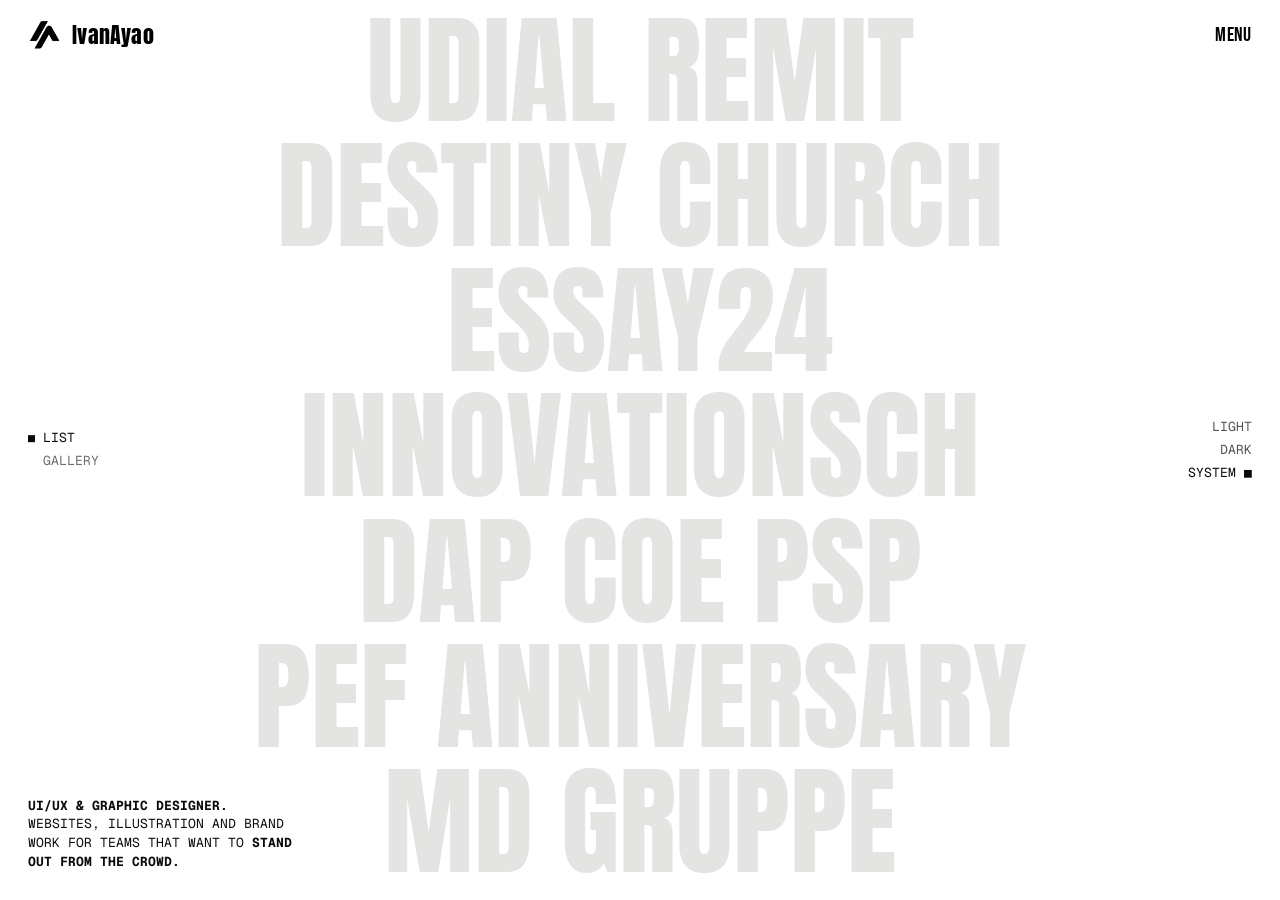
<file: index.html>
<!doctype html>
<html lang="en">
<head>
  <meta charset="utf-8">
  <meta name="viewport" content="width=device-width, initial-scale=1">
  <title>IvanAyao — Creative Studio</title>
  <meta name="description" content="IvanAyao is a small creative studio building brands that climb higher and stand out.">
  <link rel="icon" href="assets/logo.png">
  <script>try{var t=localStorage.getItem("theme");if(t==="light"||t==="dark")document.documentElement.dataset.theme=t}catch(e){}</script>
  <link rel="preconnect" href="https://fonts.googleapis.com">
  <link rel="preconnect" href="https://fonts.gstatic.com" crossorigin>
  <link href="https://fonts.googleapis.com/css2?family=Anton&family=Bebas+Neue&family=Geist+Mono:wght@400;700&display=swap" rel="stylesheet">
  <link rel="stylesheet" href="css/style.css">
</head>
<body data-page="home">
  <div class="curtain"><img src="assets/logo.png" alt=""></div>

  <div class="page" id="page">
    <main class="home" id="home" data-view="list">
      <p class="home-tagline" data-tagline data-reveal></p>

      <div class="view-switch" role="group" aria-label="Layout" data-reveal="fade">
        <button type="button" data-view="list" aria-pressed="true">LIST</button>
        <button type="button" data-view="gallery" aria-pressed="false">GALLERY</button>
      </div>

      <div class="theme-switch home-theme" role="group" aria-label="Colour theme" data-reveal="fade">
        <button type="button" data-theme="light">LIGHT</button>
        <button type="button" data-theme="dark">DARK</button>
        <button type="button" data-theme="system">SYSTEM</button>
      </div>

      <!-- List view: titles first, imagery on hover -->
      <nav class="work-rows" id="work-rows" aria-label="Projects"></nav>

      <!-- Gallery view: image cards (also used on touch devices) -->
      <div class="work-gallery">
        <div></div>
        <div class="home-list" id="work-list"></div>
      </div>
    </main>
  </div>

  <script src="js/data.js"></script>
  <script src="js/main.js"></script>
</body>
</html>
</file>
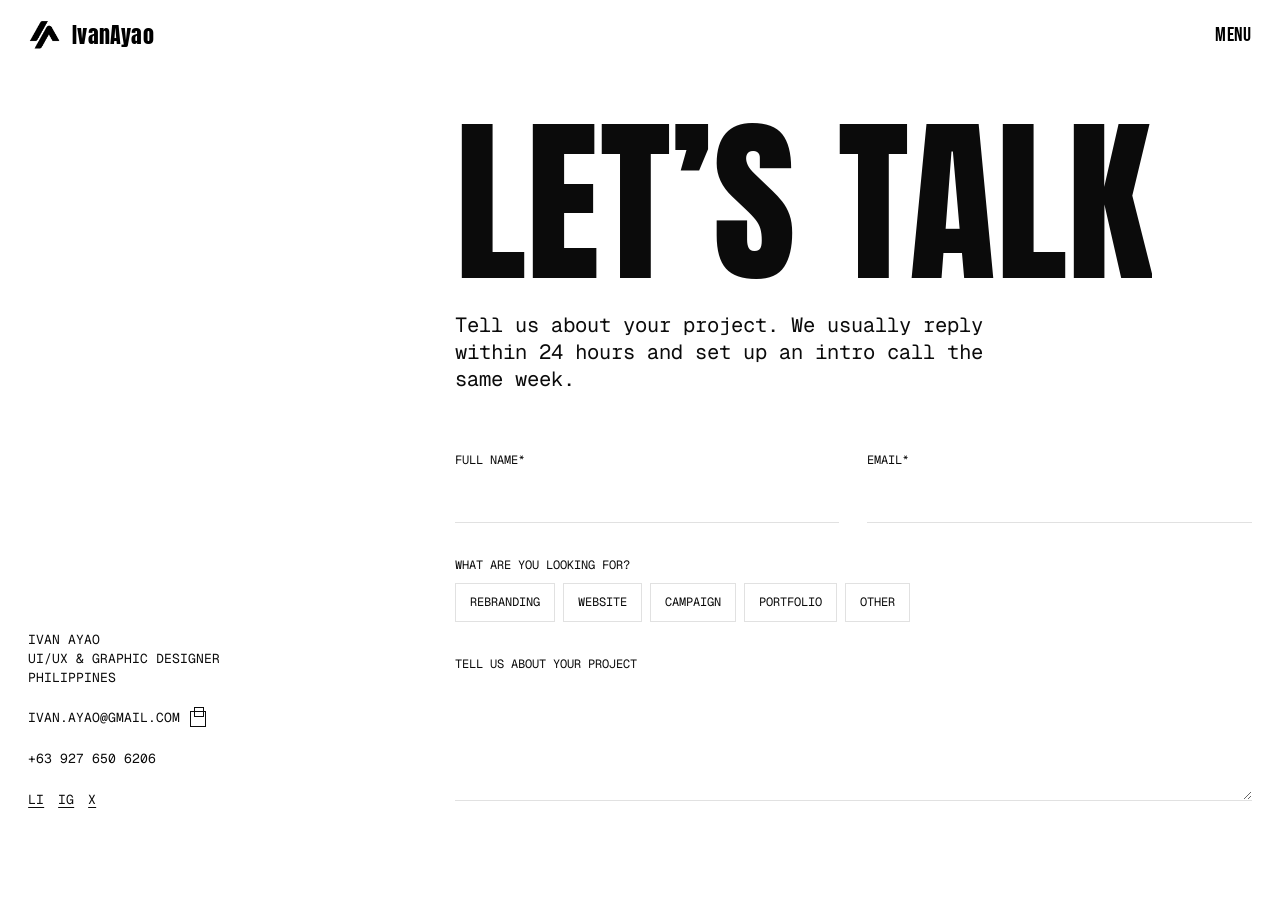
<file: contact.html>
<!doctype html>
<html lang="en">
<head>
  <meta charset="utf-8">
  <meta name="viewport" content="width=device-width, initial-scale=1">
  <title>Contact — IvanAyao</title>
  <link rel="icon" href="assets/logo.png">
  <script>try{var t=localStorage.getItem("theme");if(t==="light"||t==="dark")document.documentElement.dataset.theme=t}catch(e){}</script>
  <link rel="preconnect" href="https://fonts.googleapis.com">
  <link rel="preconnect" href="https://fonts.gstatic.com" crossorigin>
  <link href="https://fonts.googleapis.com/css2?family=Anton&family=Bebas+Neue&family=Geist+Mono:wght@400;700&display=swap" rel="stylesheet">
  <link rel="stylesheet" href="css/style.css">
</head>
<body data-page="contact">
  <div class="curtain"><img src="assets/logo.png" alt=""></div>

  <div class="page" id="page">
    <main>
      <section class="c-layout">
        <aside><div class="c-side" data-contact-info data-reveal></div></aside>

        <div class="c-main">
          <h1 class="display" data-split="chars">LET’S TALK</h1>
          <p class="intro" data-reveal>Tell us about your project. We usually reply within 24 hours and set up an intro call the same week.</p>

          <form class="form" id="contact-form" novalidate>
            <div class="two" data-reveal>
              <div class="field">
                <label for="f-name">FULL NAME*</label>
                <input id="f-name" name="name" type="text" autocomplete="name" required>
                <span class="bar"></span>
              </div>
              <div class="field">
                <label for="f-email">EMAIL*</label>
                <input id="f-email" name="email" type="email" autocomplete="email" required>
                <span class="bar"></span>
              </div>
            </div>

            <fieldset class="field" data-reveal>
              <legend>WHAT ARE YOU LOOKING FOR?</legend>
              <div class="chips" style="margin-top:8px">
                <label class="chip"><input type="checkbox" name="service" value="rebranding"><span>REBRANDING</span></label>
                <label class="chip"><input type="checkbox" name="service" value="website"><span>WEBSITE</span></label>
                <label class="chip"><input type="checkbox" name="service" value="campaign"><span>CAMPAIGN</span></label>
                <label class="chip"><input type="checkbox" name="service" value="portfolio"><span>PORTFOLIO</span></label>
                <label class="chip"><input type="checkbox" name="service" value="other"><span>OTHER</span></label>
              </div>
            </fieldset>

            <div class="field" data-reveal>
              <label for="f-msg">TELL US ABOUT YOUR PROJECT</label>
              <textarea id="f-msg" name="message" rows="4"></textarea>
              <span class="bar"></span>
            </div>

            <fieldset class="field" data-reveal>
              <legend>WHAT IS YOUR BUDGET RANGE?</legend>
              <div class="chips" style="margin-top:8px">
                <label class="chip"><input type="radio" name="budget" value="5-10k"><span>$5,000 – $10,000</span></label>
                <label class="chip"><input type="radio" name="budget" value="10-20k"><span>$10,000 – $20,000</span></label>
                <label class="chip"><input type="radio" name="budget" value="20k+"><span>$20,000+</span></label>
              </div>
            </fieldset>

            <div class="field" data-reveal>
              <label for="f-source">HOW DID YOU FIND US?</label>
              <select id="f-source" name="source">
                <option value="">SELECT…</option>
                <option>Referral</option>
                <option>Instagram</option>
                <option>LinkedIn</option>
                <option>Search</option>
                <option>Awards site</option>
                <option>Other</option>
              </select>
              <span class="bar"></span>
            </div>

            <div data-reveal>
              <button class="btn roll" type="submit"><span data-roll="Send Inquiry">Send Inquiry</span><span class="arrow">→</span></button>
            </div>

            <div class="form-ok" role="status">
              <h3>THANK YOU.</h3>
              <p>WE’VE RECEIVED YOUR MESSAGE AND WILL BE IN TOUCH WITHIN 24 HOURS.</p>
            </div>
          </form>
        </div>
      </section>

      <section class="section faq">
        <h2 class="section-title" data-split="lines">QUESTIONS,<br>ANSWERED</h2>
        <div data-faq></div>
      </section>

      <section class="section teaser" id="teaser"></section>
    </main>
  </div>

  <script src="js/data.js"></script>
  <script src="js/main.js"></script>
</body>
</html>
</file>
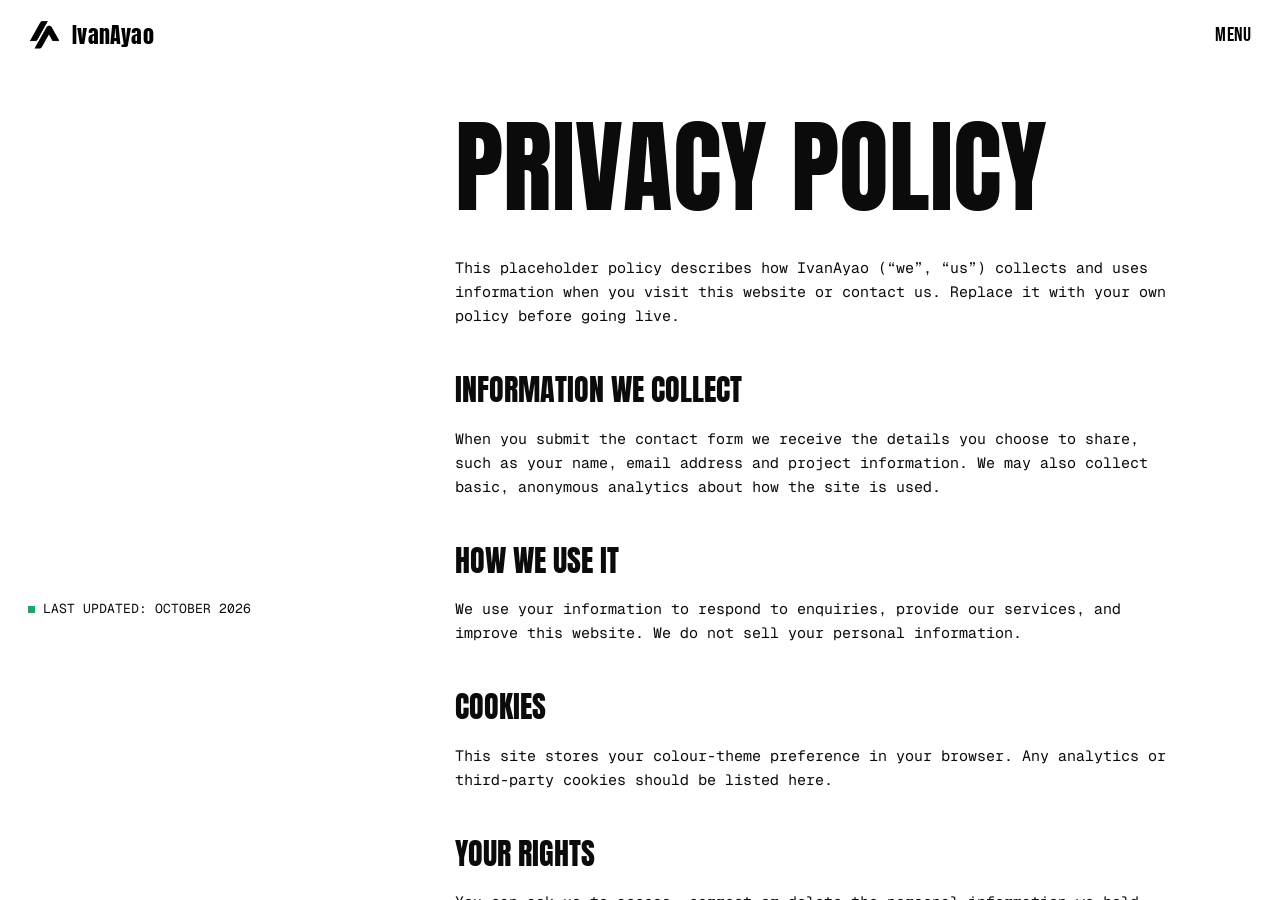
<file: privacy.html>
<!doctype html>
<html lang="en">
<head>
  <meta charset="utf-8">
  <meta name="viewport" content="width=device-width, initial-scale=1">
  <title>Privacy Policy — IvanAyao</title>
  <link rel="icon" href="assets/logo.png">
  <script>try{var t=localStorage.getItem("theme");if(t==="light"||t==="dark")document.documentElement.dataset.theme=t}catch(e){}</script>
  <link rel="preconnect" href="https://fonts.googleapis.com">
  <link rel="preconnect" href="https://fonts.gstatic.com" crossorigin>
  <link href="https://fonts.googleapis.com/css2?family=Anton&family=Bebas+Neue&family=Geist+Mono:wght@400;700&display=swap" rel="stylesheet">
  <link rel="stylesheet" href="css/style.css">
</head>
<body data-page="legal">
  <div class="curtain"><img src="assets/logo.png" alt=""></div>

  <div class="page" id="page">
    <main class="legal">
      <p class="eyebrow" data-reveal>LAST UPDATED: OCTOBER 2026</p>
      <div>
        <h1 class="display" data-split="chars">PRIVACY POLICY</h1>
        <!-- Placeholder text — replace with a policy reviewed for your business and jurisdiction. -->
        <div class="content" data-reveal>
          <p>This placeholder policy describes how IvanAyao (“we”, “us”) collects and uses information when you visit this website or contact us. Replace it with your own policy before going live.</p>
          <h2>Information we collect</h2>
          <p>When you submit the contact form we receive the details you choose to share, such as your name, email address and project information. We may also collect basic, anonymous analytics about how the site is used.</p>
          <h2>How we use it</h2>
          <p>We use your information to respond to enquiries, provide our services, and improve this website. We do not sell your personal information.</p>
          <h2>Cookies</h2>
          <p>This site stores your colour-theme preference in your browser. Any analytics or third-party cookies should be listed here.</p>
          <h2>Your rights</h2>
          <p>You can ask us to access, correct or delete the personal information we hold about you by contacting us at the email address in the footer.</p>
          <h2>Contact</h2>
          <p>Questions about this policy can be sent to the studio email address listed below.</p>
        </div>
      </div>
    </main>
  </div>

  <script src="js/data.js"></script>
  <script src="js/main.js"></script>
</body>
</html>
</file>
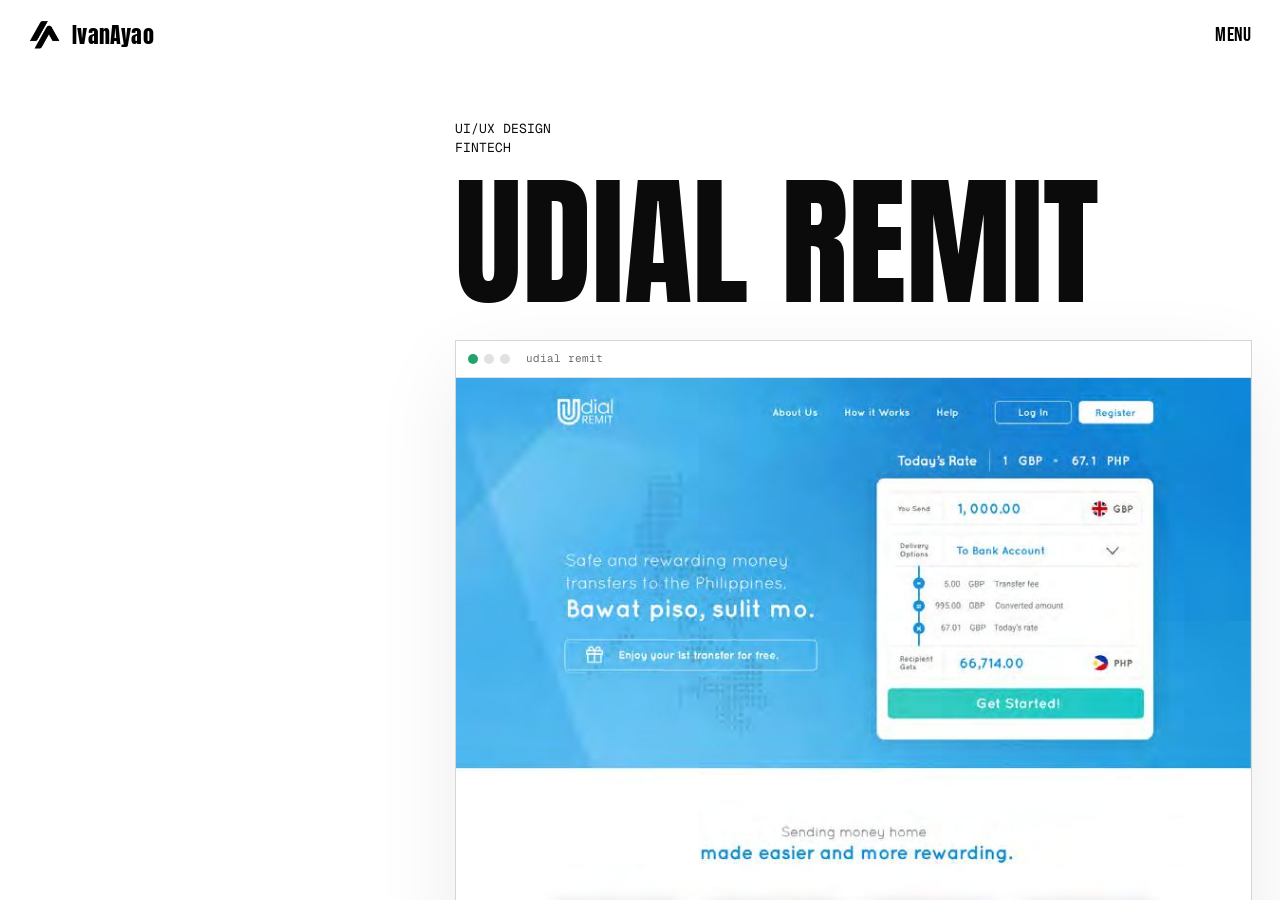
<file: project.html>
<!doctype html>
<html lang="en">
<head>
  <meta charset="utf-8">
  <meta name="viewport" content="width=device-width, initial-scale=1">
  <title>Project — IvanAyao</title>
  <link rel="icon" href="assets/logo.png">
  <script>try{var t=localStorage.getItem("theme");if(t==="light"||t==="dark")document.documentElement.dataset.theme=t}catch(e){}</script>
  <link rel="preconnect" href="https://fonts.googleapis.com">
  <link rel="preconnect" href="https://fonts.gstatic.com" crossorigin>
  <link href="https://fonts.googleapis.com/css2?family=Anton&family=Bebas+Neue&family=Geist+Mono:wght@400;700&display=swap" rel="stylesheet">
  <link rel="stylesheet" href="css/style.css">
</head>
<body data-page="project">
  <div class="curtain"><img src="assets/logo.png" alt=""></div>

  <div class="page" id="page">
    <!-- Rendered from js/data.js (PROJECTS) based on ?slug= -->
    <main id="app"></main>
  </div>

  <script src="js/data.js"></script>
  <script src="js/main.js"></script>
</body>
</html>
</file>
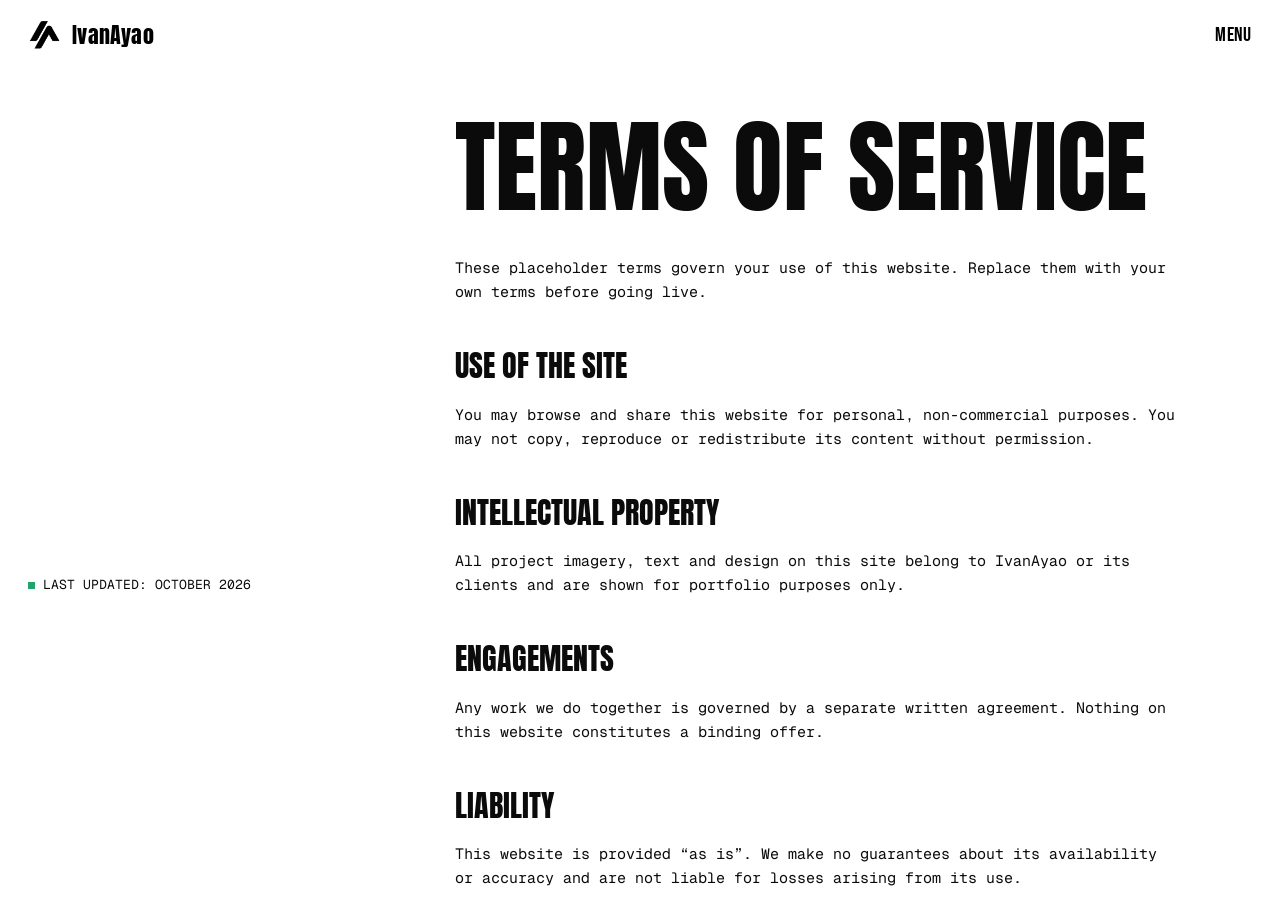
<file: terms.html>
<!doctype html>
<html lang="en">
<head>
  <meta charset="utf-8">
  <meta name="viewport" content="width=device-width, initial-scale=1">
  <title>Terms of Service — IvanAyao</title>
  <link rel="icon" href="assets/logo.png">
  <script>try{var t=localStorage.getItem("theme");if(t==="light"||t==="dark")document.documentElement.dataset.theme=t}catch(e){}</script>
  <link rel="preconnect" href="https://fonts.googleapis.com">
  <link rel="preconnect" href="https://fonts.gstatic.com" crossorigin>
  <link href="https://fonts.googleapis.com/css2?family=Anton&family=Bebas+Neue&family=Geist+Mono:wght@400;700&display=swap" rel="stylesheet">
  <link rel="stylesheet" href="css/style.css">
</head>
<body data-page="legal">
  <div class="curtain"><img src="assets/logo.png" alt=""></div>

  <div class="page" id="page">
    <main class="legal">
      <p class="eyebrow" data-reveal>LAST UPDATED: OCTOBER 2026</p>
      <div>
        <h1 class="display" data-split="chars">TERMS OF SERVICE</h1>
        <!-- Placeholder text — replace with terms reviewed for your business and jurisdiction. -->
        <div class="content" data-reveal>
          <p>These placeholder terms govern your use of this website. Replace them with your own terms before going live.</p>
          <h2>Use of the site</h2>
          <p>You may browse and share this website for personal, non-commercial purposes. You may not copy, reproduce or redistribute its content without permission.</p>
          <h2>Intellectual property</h2>
          <p>All project imagery, text and design on this site belong to IvanAyao or its clients and are shown for portfolio purposes only.</p>
          <h2>Engagements</h2>
          <p>Any work we do together is governed by a separate written agreement. Nothing on this website constitutes a binding offer.</p>
          <h2>Liability</h2>
          <p>This website is provided “as is”. We make no guarantees about its availability or accuracy and are not liable for losses arising from its use.</p>
          <h2>Changes</h2>
          <p>We may update these terms from time to time. The date at the top of this page shows when they last changed.</p>
        </div>
      </div>
    </main>
  </div>

  <script src="js/data.js"></script>
  <script src="js/main.js"></script>
</body>
</html>
</file>
<file: css/style.css>
/* ==========================================================================
   IVANAYAO — base stylesheet
   Fonts: Anton (display), Bebas Neue (labels), Geist Mono (body)
   ========================================================================== */

:root {
  --bg: #ffffff;
  --fg: #0b0b0b;
  --muted: #6d6d6d;
  --line: rgba(11, 11, 11, 0.12);
  --soft: #f2f2f0;
  --accent: #22a36b;
  --accent-ink: #ffffff;
  --menu-bg: #0b0b0b;
  --menu-fg: #ffffff;
  --footer-bg: #0b0b0b;
  --footer-fg: #f2f2f2;

  --font-display: "Anton", "Impact", sans-serif;
  --font-label: "Bebas Neue", "Anton", sans-serif;
  --font-mono: "Geist Mono", ui-monospace, "SFMono-Regular", Menlo, monospace;

  --gutter: clamp(16px, 2.2vw, 32px);
  --ease: cubic-bezier(0.7, 0, 0.2, 1);
  --ease-out: cubic-bezier(0.16, 1, 0.3, 1);
}

@media (prefers-color-scheme: dark) {
  :root:not([data-theme="light"]) {
    --bg: #0b0b0b;
    --fg: #f2f2f0;
    --muted: #9a9a9a;
    --line: rgba(242, 242, 240, 0.14);
    --soft: #161616;
    --menu-bg: #22a36b;
    --menu-fg: #0b0b0b;
    --footer-bg: #151515;
  }
}
:root[data-theme="dark"] {
  --bg: #0b0b0b;
  --fg: #f2f2f0;
  --muted: #9a9a9a;
  --line: rgba(242, 242, 240, 0.14);
  --soft: #161616;
  --menu-bg: #22a36b;
  --menu-fg: #0b0b0b;
  --footer-bg: #151515;
}

*,
*::before,
*::after { box-sizing: border-box; }

html, body { margin: 0; padding: 0; height: 100%; }

body {
  background: var(--menu-bg);
  color: var(--fg);
  font-family: var(--font-mono);
  font-size: 13px;
  line-height: 1.45;
  text-transform: uppercase;
  -webkit-font-smoothing: antialiased;
  overflow: hidden;
}

a { color: inherit; text-decoration: none; }
img { display: block; max-width: 100%; }
button { font: inherit; color: inherit; background: none; border: 0; cursor: pointer; padding: 0; text-transform: inherit; }
::selection { background: var(--accent); color: var(--accent-ink); }

/* ---------- Page shell (inner scroll container, so the menu can tilt it) ---------- */
.page {
  position: relative;
  z-index: 2;
  height: 100vh;
  height: 100dvh;
  overflow-y: auto;
  overflow-x: hidden;
  background: var(--bg);
  transform-origin: 50% 50%;
  transition: transform 1s var(--ease), border-radius 1s var(--ease), box-shadow 1s var(--ease);
  overscroll-behavior: none;
  scrollbar-width: thin;
}
.menu-open .page {
  transform: translateX(-56%) rotate(12deg) scale(0.92);
  overflow: hidden;
  box-shadow: 0 40px 120px rgba(0, 0, 0, 0.45);
  cursor: pointer;
}
.menu-open .page > * { pointer-events: none; }

/* ---------- Header ---------- */
.site-header {
  position: fixed;
  inset: 0 0 auto 0;
  z-index: 50;
  display: flex;
  align-items: center;
  justify-content: space-between;
  padding: 18px var(--gutter);
  mix-blend-mode: difference;
  color: #fff;
  pointer-events: none;
}
.site-header > * { pointer-events: auto; }
.logo { display: inline-flex; align-items: center; gap: 10px; }
.logo img { width: 34px; height: 34px; object-fit: contain; transition: transform 0.6s var(--ease-out); }
.logo:hover img { transform: rotate(-12deg) scale(1.08); }
.logo-word { font-family: var(--font-display); font-size: 22px; letter-spacing: 0.01em; line-height: 1; text-transform: none; }
.site-header .logo img { filter: grayscale(1) brightness(10); }
.menu-btn { font-family: var(--font-label); font-size: 20px; letter-spacing: 0.02em; }

/* ---------- Fullscreen menu (sits behind the page) ---------- */
.menu {
  position: fixed;
  inset: 0;
  z-index: 1;
  background: var(--menu-bg);
  color: var(--menu-fg);
  display: flex;
  flex-direction: column;
  align-items: flex-end;
  padding: 18px var(--gutter) 24px;
  text-align: right;
  visibility: hidden;
}
.menu-open .menu, .menu-closing .menu { visibility: visible; }
.menu-close { font-family: var(--font-label); font-size: 20px; }
.menu-links { margin-top: 9vh; display: flex; flex-direction: column; align-items: flex-end; }
.menu-links a {
  font-family: var(--font-display);
  font-size: clamp(48px, 7.4vw, 104px);
  line-height: 0.98;
  overflow: hidden;
  display: block;
}
.menu-links a span { display: block; transform: translateY(105%); transition: transform 0.8s var(--ease-out); }
.menu-open .menu-links a span { transform: translateY(0); }
.menu-links a:nth-child(1) span { transition-delay: 0.35s; }
.menu-links a:nth-child(2) span { transition-delay: 0.42s; }
.menu-links a:nth-child(3) span { transition-delay: 0.49s; }
.menu-links a:nth-child(4) span { transition-delay: 0.56s; }
.menu-links a:hover { color: var(--accent); }
:root[data-theme="dark"] .menu-links a:hover { color: #fff; }
.menu-links a.is-current span::before { content: ""; display: inline-block; width: 0.16em; height: 0.16em; background: var(--accent); vertical-align: middle; margin-right: 0.25em; }
:root[data-theme="dark"] .menu-links a.is-current span::before { background: var(--menu-fg); }

.theme-switch { margin-top: 6vh; display: flex; flex-direction: column; gap: 4px; align-items: flex-end; }
.theme-switch button { opacity: 0.7; transition: opacity 0.2s; }
.theme-switch button:hover { opacity: 1; }
.theme-switch button[aria-pressed="true"] { opacity: 1; }
.theme-switch button[aria-pressed="true"]::after { content: " ■"; }
.menu-legal { margin-top: auto; display: flex; gap: 28px; }
.menu-legal a { text-decoration: underline; text-underline-offset: 3px; }
.menu-copy { margin-top: 28px; opacity: 0.8; }
.menu-fade { opacity: 0; transform: translateY(14px); transition: opacity 0.6s, transform 0.6s var(--ease-out); }
.menu-open .menu-fade { opacity: 1; transform: none; transition-delay: 0.6s; }

/* ---------- Page transition curtain ---------- */
.curtain {
  position: fixed;
  inset: 0;
  z-index: 200;
  background: var(--accent);
  display: grid;
  place-items: center;
  transform: translateY(0);
  pointer-events: all;
}
.curtain img { width: 84px; height: 84px; filter: grayscale(1) brightness(10); animation: curtainPulse 1.2s var(--ease) infinite; }
.curtain.is-out { transform: translateY(-100%); transition: transform 0.9s var(--ease); pointer-events: none; }
.curtain.is-out img { animation: none; }
.curtain.is-in { transform: translateY(100%); transition: none; }
.curtain.is-in.go { transform: translateY(0); transition: transform 0.7s var(--ease); pointer-events: all; }
@keyframes curtainPulse { 50% { transform: scale(0.9) rotate(-8deg); } }

/* ---------- Custom cursor ---------- */
.cursor {
  position: fixed;
  top: 0; left: 0;
  z-index: 300;
  pointer-events: none;
  width: 12px; height: 12px;
  margin: -6px 0 0 -6px;
  border-radius: 50%;
  background: var(--accent);
  display: grid;
  place-items: center;
  transition: width 0.4s var(--ease-out), height 0.4s var(--ease-out), margin 0.4s var(--ease-out), opacity 0.3s;
  opacity: 0;
}
.cursor span { font-family: var(--font-label); font-size: 18px; color: #fff; opacity: 0; transition: opacity 0.2s; white-space: nowrap; }
.cursor.is-visible { opacity: 1; }
.cursor.has-label { width: 92px; height: 92px; margin: -46px 0 0 -46px; }
.cursor.has-label span { opacity: 1; }
.cursor.is-link { width: 36px; height: 36px; margin: -18px 0 0 -18px; opacity: 0.35; }
@media (hover: none) { .cursor { display: none; } }

/* ---------- Typography helpers ---------- */
.display { font-family: var(--font-display); font-weight: 400; line-height: 0.92; margin: 0; text-transform: uppercase; }
.label { font-family: var(--font-label); font-size: 22px; letter-spacing: 0.01em; line-height: 1; }
.muted { color: var(--muted); }
.b { font-weight: 700; }
.section-title { font-family: var(--font-display); font-size: clamp(40px, 6vw, 88px); line-height: 0.92; margin: 0 0 40px; }
.eyebrow { display: inline-flex; align-items: center; gap: 8px; }
.eyebrow::before { content: ""; width: 7px; height: 7px; background: var(--accent); }

/* ---------- Layout ---------- */
.wrap { padding: 0 var(--gutter); }
.grid-12 { display: grid; grid-template-columns: repeat(12, 1fr); gap: var(--gutter); }
.section { padding: clamp(80px, 12vw, 160px) var(--gutter); }
.section + .section { padding-top: 0; }
.hr { height: 1px; background: var(--line); border: 0; margin: 0; }

/* ---------- Reveal animations ---------- */
[data-reveal] { opacity: 0; transform: translateY(40px); transition: opacity 1s var(--ease-out), transform 1.1s var(--ease-out); transition-delay: var(--d, 0s); }
[data-reveal].in { opacity: 1; transform: none; }
/* Clip lives on the child: a clip-path on the observed element itself hides it from IntersectionObserver. */
[data-reveal="clip"] { opacity: 1; transform: none; }
[data-reveal="clip"] > * { clip-path: inset(100% 0 0 0); transition: clip-path 1.3s var(--ease), scale 1.2s var(--ease-out), filter 0.6s; transition-delay: var(--d, 0s), 0s, 0s; }
[data-reveal="clip"].in > * { clip-path: inset(0 0 0 0); }
.media[data-reveal="clip"] { background: transparent; }
.media[data-reveal="clip"]::after { opacity: 0; transition: opacity 1s 0.6s; }
.media[data-reveal="clip"].in::after { opacity: 1; }
[data-reveal="fade"] { transform: none; }

.split-line { display: block; overflow: hidden; padding-bottom: 0.04em; }
.split-line > span { display: inline-block; transform: translateY(110%); transition: transform 1.1s var(--ease-out); transition-delay: var(--d, 0s); }
.in .split-line > span, .split-line.in > span { transform: none; }

.chars { display: inline-block; overflow: hidden; vertical-align: top; padding-bottom: 0.02em; }
.chars .ch { display: inline-block; transform: translateY(105%); transition: transform 1s var(--ease-out); transition-delay: calc(var(--i) * 0.035s + var(--d, 0s)); }
.in .chars .ch, .chars.in .ch { transform: none; }

/* ---------- Rolling-letter button / link ---------- */
.roll { display: inline-flex; align-items: center; gap: 8px; }
.roll-text { display: inline-flex; overflow: hidden; height: 1.2em; line-height: 1.2em; }
.roll-text .r { display: inline-flex; flex-direction: column; transition: transform 0.55s var(--ease-out); transition-delay: calc(var(--i) * 0.022s); white-space: pre; }
.roll:hover .roll-text .r, .roll:focus-visible .roll-text .r { transform: translateY(-50%); }
.roll .arrow { display: inline-block; transition: transform 0.5s var(--ease-out); }
.roll:hover .arrow { transform: translateX(5px); }
.roll:hover .arrow.up { transform: translate(4px, -4px); }

.btn {
  display: inline-flex;
  align-items: center;
  gap: 10px;
  padding: 16px 22px;
  background: var(--fg);
  color: var(--bg);
  font-family: var(--font-label);
  font-size: 20px;
  letter-spacing: 0.02em;
  text-transform: none;
  position: relative;
  overflow: hidden;
  isolation: isolate;
}
.btn::before { content: ""; position: absolute; inset: 0; background: var(--accent); transform: translateY(101%); transition: transform 0.55s var(--ease-out); z-index: -1; }
.btn:hover::before { transform: none; }
.btn:hover { color: #fff; }
.btn-ghost { background: transparent; color: var(--fg); border: 1px solid var(--fg); }

.link-u { position: relative; }
.link-u::after { content: ""; position: absolute; left: 0; right: 0; bottom: -2px; height: 1px; background: currentColor; transform: scaleX(0); transform-origin: right; transition: transform 0.5s var(--ease-out); }
.link-u:hover::after, .link-u.is-current::after { transform: scaleX(1); transform-origin: left; }

/* ---------- Media + hover ---------- */
.media { position: relative; overflow: hidden; background: var(--soft); }
/* Parallax drives `translate`, hover drives `scale` — separate properties so they never fight. */
.media img { width: 100%; height: 100%; object-fit: cover; object-position: center top; transition: scale 1.2s var(--ease-out), filter 0.6s; will-change: translate, scale; }
.hover-zoom:hover .media img, .media.hover-zoom:hover img { scale: 1.06; }
.parallax img { height: 118%; position: relative; top: -9%; }

/* ==========================================================================
   HOME — work list
   ========================================================================== */
:root { --ghost: #e4e4e2; }
:root[data-theme="dark"] { --ghost: #232323; }
@media (prefers-color-scheme: dark) { :root:not([data-theme="light"]) { --ghost: #232323; } }

.home { position: relative; }
.home-tagline { position: fixed; left: var(--gutter); bottom: 28px; z-index: 4; margin: 0; max-width: 270px; }
.view-switch, .home-theme { position: fixed; top: 50%; z-index: 4; display: flex; flex-direction: column; gap: 4px; margin: 0; }
.view-switch { left: var(--gutter); translate: 0 -50%; align-items: flex-start; }
.home-theme { right: var(--gutter); translate: 0 -50%; }
.view-switch button { opacity: 0.6; transition: opacity 0.2s; display: inline-flex; align-items: center; gap: 8px; }
.view-switch button::before { content: ""; width: 7px; height: 7px; background: var(--fg); transform: scale(0); transition: transform 0.4s var(--ease-out); }
.view-switch button[aria-pressed="true"] { opacity: 1; }
.view-switch button[aria-pressed="true"]::before { transform: scale(1); }
.view-switch button:hover { opacity: 1; }
.home[data-view="list"] .work-gallery, .home[data-view="gallery"] .work-rows { display: none; }

/* List view — ghosted titles; hover reveals category, year and a tiled image */
.work-rows { display: flex; flex-direction: column; padding: 8px var(--gutter) 34vh; }
.wrow { position: relative; display: grid; grid-template-columns: 1fr auto 1fr; align-items: center; }
.wrow:hover, .wrow.is-active { z-index: 3; }
.wrow .t { font-family: var(--font-display); font-size: clamp(64px, 9.4vw, 150px); line-height: 1.04; color: var(--ghost); transition: color 0.35s; white-space: nowrap; }
.wrow .cat, .wrow .yr { font-family: var(--font-label); font-size: clamp(18px, 1.6vw, 24px); opacity: 0; transition: opacity 0.3s, translate 0.5s var(--ease-out); }
.wrow .cat { justify-self: end; padding-right: 4vw; translate: 12px 0; }
.wrow .yr { justify-self: start; padding-left: 4vw; translate: -12px 0; }
.wrow:hover .t, .wrow:focus-visible .t, .wrow.is-active .t { color: var(--fg); }
.wrow:hover .cat, .wrow:hover .yr, .wrow:focus-visible .cat, .wrow:focus-visible .yr, .wrow.is-active .cat, .wrow.is-active .yr { opacity: 1; translate: 0 0; }
.wrow .preview { position: absolute; left: 50%; top: 50%; width: clamp(240px, 30vw, 480px); aspect-ratio: 3 / 4; translate: -50% -50%; pointer-events: none; display: grid; grid-template-columns: repeat(6, 1fr); grid-template-rows: repeat(8, 1fr); }
.wrow .tile { background-image: var(--img); background-size: 600% 800%; opacity: 0; transform: scale(1.02); /* hides sub-pixel seams */ transition: opacity 0s linear calc(var(--d) * 0.5); }
.wrow:hover .tile, .wrow:focus-visible .tile, .wrow.is-active .tile { opacity: 1; transition-delay: var(--d); }

/* Gallery view */
.work-gallery { display: grid; grid-template-columns: 1fr 2fr; gap: var(--gutter); padding: 0 var(--gutter); }
.site-footer { z-index: 5; }
.home-list { padding: 94px 0 var(--gutter); display: flex; flex-direction: column; gap: 24px; }

.work-card { display: block; position: relative; }
.work-card .media { aspect-ratio: 4 / 5; }
.work-card .meta {
  position: absolute; inset: 0 0 auto 0; z-index: 2;
  display: flex; justify-content: space-between; padding: 10px 8px;
  color: #fff; font-family: var(--font-label); font-size: clamp(20px, 2vw, 30px); line-height: 1;
}
.work-card .title {
  position: absolute; left: 8px; bottom: 0; z-index: 2; color: #fff;
  font-family: var(--font-display); font-size: clamp(54px, 9vw, 140px); line-height: 0.82; margin: 0;
}
.work-card .media::after { content: ""; position: absolute; inset: 0; background: linear-gradient(to top, rgba(0,0,0,0.35), transparent 40%); pointer-events: none; }
.work-card .title .ch { transition-duration: 0.9s; }
.work-card:hover .title .ch { animation: jiggle 0.6s var(--ease-out); animation-delay: calc(var(--i) * 0.03s); }
@keyframes jiggle { 40% { transform: translateY(-14%); } }

/* ==========================================================================
   PROJECT DETAIL
   ========================================================================== */
.p-hero { padding: 120px var(--gutter) 0; display: grid; grid-template-columns: 1fr 2fr; gap: var(--gutter); }
.p-hero .side { grid-column: 1; }
.p-hero .main { grid-column: 2; }
.p-hero h1 { font-size: clamp(64px, 11vw, 180px); margin: 20px 0 30px; }
.p-sticky { position: sticky; top: 0; height: 100vh; display: flex; align-items: flex-end; padding-bottom: 14vh; }
.p-sticky p { max-width: 270px; margin: 0; }
.p-body { display: grid; grid-template-columns: 1fr 2fr; gap: var(--gutter); padding: 0 var(--gutter); }
.p-hero-img { aspect-ratio: 4 / 5; }
.p-lead { font-family: var(--font-mono); text-transform: none; font-size: clamp(20px, 2.2vw, 30px); line-height: 1.2; letter-spacing: -0.02em; margin: 70px 0; max-width: 860px; }
.p-block { display: grid; grid-template-columns: 1fr 2fr; gap: var(--gutter); padding: 30px 0; border-top: 1px solid var(--line); }
.p-block h3 { font-family: var(--font-label); font-size: 26px; font-weight: 400; margin: 0; text-transform: none; }
.p-block p { margin: 0; }
.p-gallery { display: grid; grid-template-columns: 1fr 1fr; gap: 16px; margin: 70px 0; }
.p-gallery .media { aspect-ratio: 3 / 4; }
.p-gallery .media.wide { grid-column: 1 / -1; aspect-ratio: 16 / 10; }
/* Website screenshot in a browser frame — hover scrolls through the full page */
.browser { border: 1px solid var(--line); background: var(--soft); box-shadow: 0 30px 80px rgba(0, 0, 0, 0.08); }
.browser-bar { display: flex; align-items: center; gap: 6px; padding: 10px 12px; border-bottom: 1px solid var(--line); background: var(--bg); }
.browser-bar i { width: 10px; height: 10px; border-radius: 50%; background: var(--line); }
.browser-bar i:first-child { background: var(--accent); }
.browser-bar span { margin-left: 10px; font-size: 11px; color: var(--muted); text-transform: lowercase; }
.browser-view { max-height: min(78vh, 900px); overflow: hidden; }
.browser-view img { width: 100%; transition: transform 1.2s var(--ease); }
.browser:hover .browser-view img { transform: translateY(var(--shift, 0)); transition: transform var(--dur, 6s) cubic-bezier(0.45, 0, 0.55, 1); }
@media (hover: none) { .browser-view { overflow-y: auto; } }

/* Artwork gallery — images keep their own proportions */
.p-shots { display: flex; flex-direction: column; gap: 16px; margin: 70px 0; }
.p-shots .media { background: #fff; border: 1px solid var(--line); }
.p-shots .media img { height: auto; }

.p-credits { display: flex; flex-direction: column; gap: 6px; margin: 30px 0; }
.p-quote { font-family: var(--font-display); font-size: clamp(30px, 4vw, 60px); line-height: 1; margin: 110px 0 24px; text-transform: uppercase; }

.next-project { display: block; padding: 120px var(--gutter) 60px; position: relative; overflow: hidden; }
.next-project .label { margin-bottom: 20px; }
.next-project .big { font-size: clamp(70px, 15vw, 260px); line-height: 0.85; transition: color 0.4s; }
.next-project:hover .big { color: var(--accent); }
.next-project .np-row { display: grid; grid-template-columns: 1fr 2fr; gap: var(--gutter); align-items: end; margin-top: 24px; }
.next-project .media { aspect-ratio: 16 / 9; }

/* ==========================================================================
   STUDIO
   ========================================================================== */
.s-hero { min-height: 100vh; display: flex; flex-direction: column; justify-content: flex-end; padding: 120px var(--gutter) var(--gutter); }
.s-hero .we { font-family: var(--font-display); font-size: clamp(40px, 8vw, 120px); line-height: 0.9; }
.s-hero .word { font-family: var(--font-display); font-size: clamp(64px, 14.5vw, 300px); line-height: 0.78; letter-spacing: -0.01em; display: flex; align-items: flex-end; gap: 0.04em; }
.s-hero .word img { height: 0.8em; width: auto; }
.s-hero .counter { font-family: var(--font-label); font-size: 22px; margin-top: 14px; display: flex; justify-content: space-between; border-top: 1px solid var(--line); padding-top: 12px; }

.principles { display: grid; grid-template-columns: 1fr 2fr; gap: var(--gutter); }
.principles .txt p { font-size: clamp(16px, 1.6vw, 22px); line-height: 1.25; margin: 0 0 28px; }
.principles .lead { text-transform: none; font-size: 15px; max-width: 340px; color: var(--muted); }

.numbers { display: grid; grid-template-columns: repeat(4, 1fr); border-top: 1px solid var(--line); }
.numbers .n { padding: 28px 0 0; border-right: 1px solid var(--line); padding-right: var(--gutter); }
.numbers .n:last-child { border-right: 0; }
.numbers .n + .n { padding-left: var(--gutter); }
.numbers .val { font-family: var(--font-display); font-size: clamp(64px, 9vw, 150px); line-height: 0.9; display: block; }

.services .svc { display: grid; grid-template-columns: 60px 1fr 1.2fr; gap: var(--gutter); padding: 26px 0; border-top: 1px solid var(--line); position: relative; align-items: start; }
.services .svc:last-child { border-bottom: 1px solid var(--line); }
.services .svc h3 { font-family: var(--font-display); font-weight: 400; font-size: clamp(34px, 4.6vw, 70px); line-height: 0.9; margin: 0; transition: transform 0.6s var(--ease-out), color 0.3s; }
.services .svc:hover h3 { transform: translateX(16px); color: var(--accent); }
.services .svc p { margin: 0; }
.services .idx { font-family: var(--font-label); font-size: 22px; }

.awards .row { display: grid; grid-template-columns: 1.2fr 1.4fr 60px; gap: var(--gutter); padding: 16px 10px; border-top: 1px solid var(--line); position: relative; isolation: isolate; transition: color 0.35s; }
.awards .row:last-child { border-bottom: 1px solid var(--line); }
.awards .row::before { content: ""; position: absolute; inset: 0; background: var(--fg); transform: scaleY(0); transform-origin: bottom; transition: transform 0.45s var(--ease-out); z-index: -1; }
.awards .row:hover { color: var(--bg); }
.awards .row:hover::before { transform: scaleY(1); }
.awards .row .label { font-size: 26px; }
.awards .row span:last-child { text-align: right; }

.team { display: grid; grid-template-columns: repeat(3, 1fr); gap: 40px var(--gutter); }
.member .media { aspect-ratio: 3 / 4; margin-bottom: 14px; }
.member .media img { filter: grayscale(1); }
.member:hover .media img { filter: none; scale: 1.05; }
.member h4 { font-family: var(--font-display); font-weight: 400; font-size: 34px; line-height: 1; margin: 4px 0 8px; text-transform: none; }
.member .socials { display: flex; gap: 12px; }

.pricing-head { display: flex; justify-content: space-between; align-items: end; gap: 20px; flex-wrap: wrap; margin-bottom: 40px; }
.pricing-head .section-title { margin: 0; }
.toggle { display: inline-flex; border: 1px solid var(--fg); position: relative; }
.toggle button { padding: 10px 16px; position: relative; z-index: 1; transition: color 0.4s; }
.toggle .pill { position: absolute; top: 0; bottom: 0; left: 0; background: var(--fg); transition: transform 0.5s var(--ease-out), width 0.5s var(--ease-out); }
.toggle button[aria-pressed="true"] { color: var(--bg); }
.plans { display: grid; grid-template-columns: repeat(3, 1fr); gap: var(--gutter); }
.plan { border: 1px solid var(--line); padding: 28px; display: flex; flex-direction: column; gap: 22px; transition: border-color 0.3s, transform 0.6s var(--ease-out); background: var(--bg); }
.plan:hover { border-color: var(--fg); transform: translateY(-6px); }
.plan.featured { background: var(--fg); color: var(--bg); }
.plan.featured .btn { background: var(--bg); color: var(--fg); }
.plan.featured .btn:hover { color: #fff; }
.plan h3 { font-family: var(--font-display); font-weight: 400; font-size: 44px; line-height: 1; margin: 0; text-transform: none; }
.plan .price { font-family: var(--font-display); font-size: clamp(54px, 5.4vw, 84px); line-height: 0.9; }
.plan .price small { font-family: var(--font-mono); font-size: 13px; }
.plan ul { list-style: none; margin: 0; padding: 0; display: flex; flex-direction: column; gap: 6px; }
.plan .btn { justify-content: space-between; margin-top: auto; }

.featured-proj { display: grid; grid-template-columns: 1fr 2fr; gap: var(--gutter); align-items: end; }
.featured-proj .media { aspect-ratio: 16 / 10; }
.featured-proj h3 { font-family: var(--font-display); font-weight: 400; font-size: clamp(54px, 8vw, 120px); line-height: 0.88; margin: 10px 0 18px; }
.featured-proj p { max-width: 320px; margin: 0 0 22px; }

/* ---------- FAQ ---------- */
.faq { display: grid; grid-template-columns: 1fr 2fr; gap: var(--gutter); }
.faq-item { border-top: 1px solid var(--line); }
.faq-item:last-child { border-bottom: 1px solid var(--line); }
.faq-q { width: 100%; display: flex; justify-content: space-between; align-items: center; padding: 22px 0; text-align: left; font-family: var(--font-display); font-size: clamp(22px, 2.4vw, 34px); line-height: 1; text-transform: none; gap: 20px; }
.faq-q .ico { width: 18px; height: 18px; position: relative; flex: none; }
.faq-q .ico::before, .faq-q .ico::after { content: ""; position: absolute; left: 0; right: 0; top: 50%; height: 2px; margin-top: -1px; background: currentColor; transition: transform 0.5s var(--ease-out); }
.faq-q .ico::after { transform: rotate(90deg); }
.faq-item.open .faq-q .ico::after { transform: rotate(0); }
.faq-q:hover { color: var(--accent); }
.faq-a { display: grid; grid-template-rows: 0fr; transition: grid-template-rows 0.6s var(--ease-out); }
.faq-a > div { overflow: hidden; }
.faq-a p { margin: 0; padding: 0 0 24px; max-width: 640px; opacity: 0; transform: translateY(-8px); transition: opacity 0.5s, transform 0.6s var(--ease-out); }
.faq-item.open .faq-a { grid-template-rows: 1fr; }
.faq-item.open .faq-a p { opacity: 1; transform: none; transition-delay: 0.1s; }

/* ==========================================================================
   INSIGHTS
   ========================================================================== */
.i-hero { padding: 120px var(--gutter) 40px; display: grid; grid-template-columns: 1fr 2fr; gap: var(--gutter); align-items: end; }
.i-hero h1 { font-size: clamp(80px, 15vw, 250px); }
.i-hero p { max-width: 260px; margin: 0 0 14px; }
.filters { display: flex; flex-direction: column; gap: 6px; position: sticky; top: 100px; align-self: start; }
.filters button { text-align: left; display: inline-flex; align-items: center; gap: 8px; opacity: 0.55; transition: opacity 0.25s; }
.filters button::before { content: ""; width: 7px; height: 7px; background: var(--fg); transform: scale(0); transition: transform 0.4s var(--ease-out); }
.filters button[aria-pressed="true"] { opacity: 1; }
.filters button[aria-pressed="true"]::before { transform: scale(1); background: var(--accent); }
.filters button:hover { opacity: 1; }
.i-layout { display: grid; grid-template-columns: 1fr 2fr; gap: var(--gutter); padding: 0 var(--gutter); }
.i-grid { display: grid; grid-template-columns: 1fr 1fr; gap: 50px var(--gutter); }
.post { display: flex; flex-direction: column; gap: 12px; transition: opacity 0.4s, transform 0.5s var(--ease-out); }
.post.is-hidden { display: none; }
.post.is-leaving { opacity: 0; transform: translateY(20px); }
.post .media { aspect-ratio: 4 / 3; }
.post .tag { display: inline-block; background: var(--fg); color: var(--bg); padding: 3px 6px; font-size: 11px; }
.post .row { display: flex; gap: 12px; align-items: center; }
.post h3 { font-family: var(--font-display); font-weight: 400; font-size: clamp(28px, 2.8vw, 42px); line-height: 0.95; margin: 0; text-transform: none; transition: color 0.3s; }
.post:hover h3 { color: var(--accent); }
.post p { margin: 0; color: var(--muted); }

/* Article */
.a-hero { padding: 120px var(--gutter) 40px; max-width: 1200px; }
.a-hero h1 { font-size: clamp(54px, 9vw, 150px); margin: 22px 0 0; }
.a-hero .row { display: flex; gap: 12px; align-items: center; }
.a-img { margin: 0 var(--gutter); aspect-ratio: 16 / 8; }
.a-body { display: grid; grid-template-columns: 1fr 2fr; gap: var(--gutter); padding: 70px var(--gutter); }
.a-body .content { max-width: 720px; }
.a-body .content p { text-transform: none; font-size: 17px; line-height: 1.6; margin: 0 0 1.2em; }
.a-body .content p:first-child { font-size: clamp(20px, 2vw, 28px); line-height: 1.3; letter-spacing: -0.02em; }
.a-body .content h2 { font-family: var(--font-display); font-weight: 400; font-size: 40px; line-height: 1; margin: 1.6em 0 0.6em; }
.share { position: sticky; top: 100px; align-self: start; display: flex; flex-direction: column; gap: 6px; }

/* ==========================================================================
   CONTACT
   ========================================================================== */
.c-layout { display: grid; grid-template-columns: 1fr 2fr; gap: var(--gutter); padding: 0 var(--gutter); }
.c-side { position: sticky; top: 0; height: 100vh; display: flex; flex-direction: column; justify-content: flex-end; padding-bottom: 10vh; gap: 22px; }
.c-main { padding-top: 120px; padding-bottom: 60px; }
.c-main h1 { font-size: clamp(80px, 14vw, 230px); }
.c-main .intro { text-transform: none; font-size: clamp(17px, 1.6vw, 22px); line-height: 1.3; max-width: 560px; margin: 24px 0 60px; }
.form { display: flex; flex-direction: column; gap: 34px; max-width: 860px; }
.form .two { display: grid; grid-template-columns: 1fr 1fr; gap: var(--gutter); }
.field { display: flex; flex-direction: column; gap: 8px; position: relative; }
.field label, .field legend { font-size: 12px; padding: 0; }
.field input, .field textarea, .field select {
  font: inherit; text-transform: none; font-size: 17px; color: var(--fg);
  background: transparent; border: 0; border-bottom: 1px solid var(--line);
  padding: 10px 0; outline: none; border-radius: 0; width: 100%;
}
.field select { appearance: none; cursor: pointer; }
.field select option { color: #0b0b0b; }
.field textarea { resize: vertical; min-height: 110px; }
.field .bar { position: absolute; left: 0; right: 0; bottom: 0; height: 1px; background: var(--fg); transform: scaleX(0); transform-origin: left; transition: transform 0.6s var(--ease-out); }
.field input:focus ~ .bar, .field textarea:focus ~ .bar, .field select:focus ~ .bar { transform: scaleX(1); }
.field.error input, .field.error textarea { border-color: #d33; }
fieldset.field { border: 0; margin: 0; padding: 0; }
.chips { display: flex; flex-wrap: wrap; gap: 8px; }
.chip input { position: absolute; opacity: 0; pointer-events: none; }
.chip span { display: inline-block; padding: 10px 14px; border: 1px solid var(--line); cursor: pointer; transition: background 0.3s, color 0.3s, border-color 0.3s, transform 0.3s var(--ease-out); }
.chip span:hover { border-color: var(--fg); }
.chip input:checked + span { background: var(--fg); color: var(--bg); border-color: var(--fg); }
.chip input:focus-visible + span { outline: 2px solid var(--accent); outline-offset: 2px; }
.form-ok { display: none; padding: 30px; background: var(--accent); color: #fff; }
.form-ok h3 { font-family: var(--font-display); font-weight: 400; font-size: 44px; margin: 0 0 8px; }
.form.sent .form-ok { display: block; animation: rise 0.8s var(--ease-out); }
.form.sent > :not(.form-ok) { display: none; }
@keyframes rise { from { opacity: 0; transform: translateY(20px); } }

.teaser { display: grid; grid-template-columns: 1fr 2fr; gap: var(--gutter); align-items: end; }
.teaser .media { aspect-ratio: 16 / 9; }
.teaser h3 { font-family: var(--font-display); font-weight: 400; font-size: clamp(40px, 5vw, 70px); line-height: 0.9; margin: 10px 0 14px; }

/* ---------- Contact info block (shared) ---------- */
.contact-info { display: flex; flex-direction: column; gap: 22px; }
.contact-info .addr { margin: 0; }
.copy-row { display: inline-flex; align-items: center; gap: 10px; }
.copy-btn { position: relative; display: inline-flex; width: 16px; height: 16px; border: 1px solid currentColor; }
.copy-btn::after { content: ""; position: absolute; width: 10px; height: 10px; border: 1px solid currentColor; top: -5px; left: 3px; background: inherit; }
.copy-tip { position: absolute; left: 24px; top: 50%; transform: translateY(-50%) scale(0.9); background: var(--accent); color: #fff; padding: 3px 7px; font-size: 11px; white-space: nowrap; opacity: 0; transition: opacity 0.25s, transform 0.35s var(--ease-out); pointer-events: none; }
.copy-btn.copied .copy-tip { opacity: 1; transform: translateY(-50%) scale(1); }
.socials-inline { display: flex; gap: 14px; }
.socials-inline a { text-decoration: underline; text-underline-offset: 3px; }
.socials-inline a:hover { color: var(--accent); }

/* ==========================================================================
   FOOTER
   ========================================================================== */
.site-footer { background: var(--footer-bg); color: var(--footer-fg); padding: 80px var(--gutter) 22px; overflow: hidden; position: relative; }
.f-top { display: grid; grid-template-columns: 1fr 1fr 1fr; gap: var(--gutter); }
.f-nav { display: flex; flex-direction: column; gap: 2px; }
.f-nav a { font-family: var(--font-display); font-size: clamp(30px, 3.4vw, 52px); line-height: 1; width: fit-content; transition: color 0.3s, transform 0.5s var(--ease-out); }
.f-nav a:hover { color: var(--accent); transform: translateX(10px); }
.f-small { display: flex; flex-direction: column; gap: 6px; align-items: flex-end; text-align: right; }
.f-small a:hover { color: var(--accent); }
.f-cta { margin-top: 70px; display: flex; justify-content: space-between; align-items: end; gap: 20px; flex-wrap: wrap; }
.f-cta .display { font-size: clamp(40px, 6vw, 96px); }
.f-cta .btn { background: var(--accent); color: #fff; }
.f-cta .btn::before { background: #fff; }
.f-cta .btn:hover { color: #0b0b0b; }
.f-word { display: flex; align-items: flex-end; gap: 2vw; margin-top: 60px; }
.f-word img { width: 11vw; height: auto; transform: translateY(30%) rotate(-10deg); opacity: 0; transition: transform 1.4s var(--ease-out), opacity 1s; }
.f-word.in img { transform: none; opacity: 1; }
.f-word .w { font-family: var(--font-display); font-size: 14vw; line-height: 0.74; letter-spacing: -0.01em; }
.f-bottom { margin-top: 26px; display: flex; justify-content: space-between; gap: 20px; flex-wrap: wrap; border-top: 1px solid rgba(255,255,255,0.15); padding-top: 16px; opacity: 0.8; }

/* ---------- Marquee (404 + footer) ---------- */
.marquee { overflow: hidden; white-space: nowrap; }
.marquee-track { display: inline-flex; gap: 40px; animation: marquee 22s linear infinite; }
.marquee:hover .marquee-track { animation-play-state: paused; }
@keyframes marquee { to { transform: translateX(-50%); } }

/* ---------- 404 + Legal ---------- */
.nf { min-height: 100vh; display: flex; flex-direction: column; justify-content: center; padding: 120px var(--gutter) 60px; gap: 30px; }
.nf .big { font-size: clamp(160px, 40vw, 640px); line-height: 0.78; display: flex; align-items: center; }
.nf .big img { height: 0.7em; width: auto; animation: spinwobble 4s var(--ease) infinite; }
@keyframes spinwobble { 50% { transform: rotate(-20deg) scale(0.9); } }
.nf .marquee { font-family: var(--font-display); font-size: 60px; border-block: 1px solid var(--line); padding: 10px 0; }
.legal { display: grid; grid-template-columns: 1fr 2fr; gap: var(--gutter); padding: 120px var(--gutter) 100px; }
.legal h1 { font-size: clamp(54px, 8vw, 130px); margin-bottom: 40px; }
.legal .content { max-width: 720px; }
.legal .content h2 { font-family: var(--font-display); font-weight: 400; font-size: 30px; margin: 40px 0 12px; }
.legal .content p { text-transform: none; font-size: 15px; line-height: 1.6; }

/* ==========================================================================
   Responsive
   ========================================================================== */
@media (max-width: 900px) {
  .work-gallery, .p-hero, .p-body, .principles, .faq, .i-hero, .i-layout, .a-body, .c-layout, .featured-proj, .teaser, .legal, .next-project .np-row { grid-template-columns: 1fr; }
  .p-hero .main, .p-hero .side { grid-column: 1; }
  .p-sticky, .c-side { position: static; height: auto; padding: 100px 0 0; }
  .home-list { padding-top: 20px; }
  .p-block { grid-template-columns: 1fr; gap: 10px; }
  .numbers { grid-template-columns: 1fr 1fr; }
  .numbers .n { border-right: 0; padding-left: 0 !important; border-bottom: 1px solid var(--line); padding-bottom: 20px; }
  .services .svc { grid-template-columns: 40px 1fr; }
  .services .svc p { grid-column: 2; }
  .team { grid-template-columns: 1fr 1fr; }
  .plans { grid-template-columns: 1fr; }
  .i-grid { grid-template-columns: 1fr; }
  .filters { position: static; flex-direction: row; gap: 18px; }
  .share { position: static; flex-direction: row; }
  .f-top { grid-template-columns: 1fr; }
  .f-small { align-items: flex-start; text-align: left; }
  .form .two { grid-template-columns: 1fr; }
  .menu-open .page { transform: translateX(-78%) rotate(10deg) scale(0.9); }
  .awards .row { grid-template-columns: 1fr 40px; }
  .awards .row span:nth-child(2) { grid-column: 1; grid-row: 2; }
  .awards .row span:last-child { grid-row: 1 / 3; grid-column: 2; align-self: center; }
}
/* Small screens and touch devices: same title list as desktop. With no hover, the row in the middle
   of the screen becomes active while scrolling (main.js adds .is-active); tap previews, second tap opens. */
@media (max-width: 900px), (hover: none) {
  .home-tagline { position: static; padding: 90px var(--gutter) 0; }
  .view-switch, .home-theme { display: none; }
  .home .work-gallery { display: none !important; }
  .home .work-rows { display: flex !important; padding: 36px var(--gutter) 50vh; }
  .wrow { grid-template-columns: 1fr; justify-items: center; text-align: center; padding: 4px 0; -webkit-tap-highlight-color: transparent; }
  .wrow .t { font-size: clamp(40px, 12.5vw, 96px); line-height: 0.95; white-space: normal; }
  .wrow .cat, .wrow .yr { position: absolute; top: -6px; z-index: 2; padding: 2px 4px; font-size: 14px; background: var(--bg); translate: 0 6px; }
  .wrow .cat { left: 0; }
  .wrow .yr { right: 0; }
  .wrow .preview { width: min(54vw, 320px); z-index: 1; }
}
@media (max-width: 560px) {
  .team { grid-template-columns: 1fr; }
  .menu-links a { font-size: 44px; }
}

@media (prefers-reduced-motion: reduce) {
  *, *::before, *::after { animation-duration: 0.01ms !important; animation-iteration-count: 1 !important; transition-duration: 0.01ms !important; transition-delay: 0s !important; }
}
</file>
